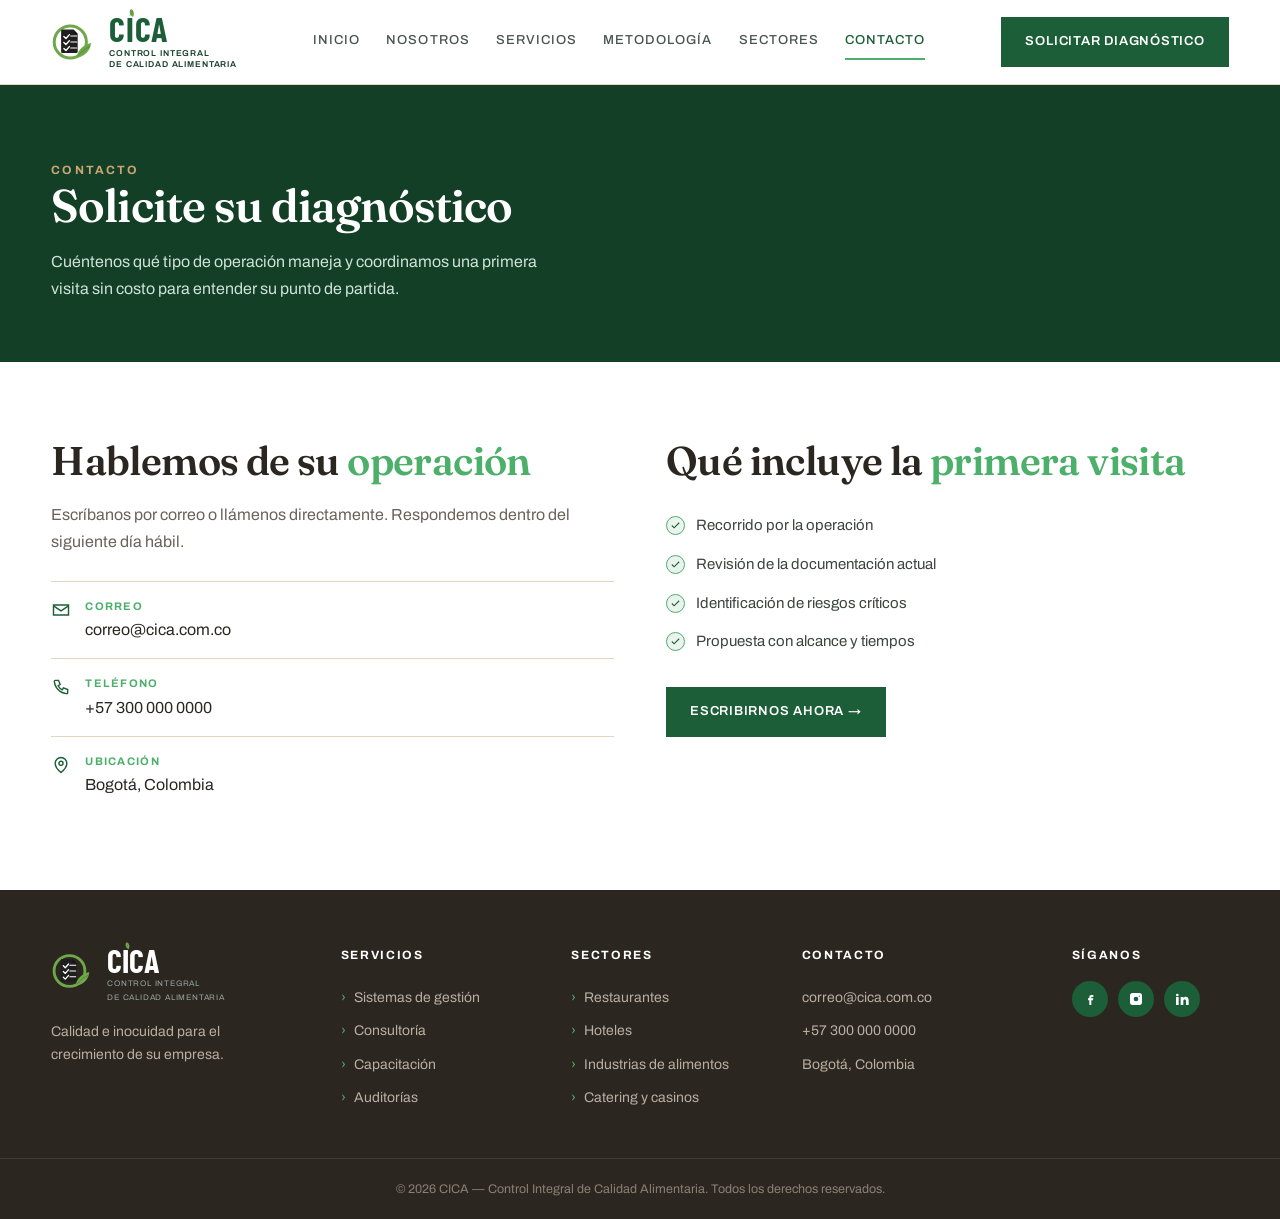
<file: contacto.html>
<!DOCTYPE html>
<html lang="es">
<head>
<meta charset="UTF-8">
<meta name="viewport" content="width=device-width, initial-scale=1">
<title>Contacto — CICA</title>
<meta name="description" content="Solicite un diagnóstico para su operación. Escríbanos o llámenos y coordinamos una primera visita.">
<link rel="icon" type="image/svg+xml" href="assets/img/favicon.svg">
<link rel="preconnect" href="https://fonts.googleapis.com">
<link rel="preconnect" href="https://fonts.gstatic.com" crossorigin>
<link href="https://fonts.googleapis.com/css2?family=Archivo:wght@400;500;600;700&family=Barlow+Condensed:wght@700&family=Fraunces:opsz,wght@9..144,600;9..144,700&display=swap" rel="stylesheet">
<link rel="stylesheet" href="assets/css/style.css">
<script src="assets/js/layout.js" defer></script>
</head>
<body>

<div id="cabecera"></div>

<div class="encabezado">
  <div class="wrap">
    <p class="eyebrow">Contacto</p>
    <h1>Solicite su diagnóstico</h1>
    <p>Cuéntenos qué tipo de operación maneja y coordinamos una primera visita sin costo para entender su punto de partida.</p>
  </div>
</div>

<section>
  <div class="wrap contacto-grid">
    <div>
      <h2 class="titulo">Hablemos de su <em>operación</em></h2>
      <p style="color:var(--gris);margin-top:18px">Escríbanos por correo o llámenos directamente. Respondemos dentro del siguiente día hábil.</p>
      <!-- Los datos salen de assets/js/layout.js — cambiar allá, no aquí. -->
      <ul class="datos">
        <li>
          <svg viewBox="0 0 24 24"><path d="M3 6h18v12H3z"/><path d="M3 7l9 6 9-6"/></svg>
          <span><b>Correo</b><a data-contacto="correo" href="#"></a></span>
        </li>
        <li>
          <svg viewBox="0 0 24 24"><path d="M5 4h4l2 5-2.5 1.5a12 12 0 005 5L15 13l5 2v4a1 1 0 01-1 1A16 16 0 014 5a1 1 0 011-1z"/></svg>
          <span><b>Teléfono</b><a data-contacto="telefono" href="#"></a></span>
        </li>
        <li>
          <svg viewBox="0 0 24 24"><path d="M12 21s7-5.5 7-11a7 7 0 10-14 0c0 5.5 7 11 7 11z"/><circle cx="12" cy="10" r="2.5"/></svg>
          <span><b>Ubicación</b><span data-contacto="ciudad"></span></span>
        </li>
      </ul>
    </div>
    <div>
      <h2 class="titulo">Qué incluye la <em>primera visita</em></h2>
      <ul class="valores" style="margin-top:22px">
        <li><span class="tick"><svg viewBox="0 0 24 24"><path d="M4 12l5 5L20 6"/></svg></span>Recorrido por la operación</li>
        <li><span class="tick"><svg viewBox="0 0 24 24"><path d="M4 12l5 5L20 6"/></svg></span>Revisión de la documentación actual</li>
        <li><span class="tick"><svg viewBox="0 0 24 24"><path d="M4 12l5 5L20 6"/></svg></span>Identificación de riesgos críticos</li>
        <li><span class="tick"><svg viewBox="0 0 24 24"><path d="M4 12l5 5L20 6"/></svg></span>Propuesta con alcance y tiempos</li>
      </ul>
      <p style="margin-top:26px"><a class="btn" data-contacto-href="correo" href="#">Escribirnos ahora →</a></p>
    </div>
  </div>
</section>

<div id="pie"></div>
</body>
</html>
</file>
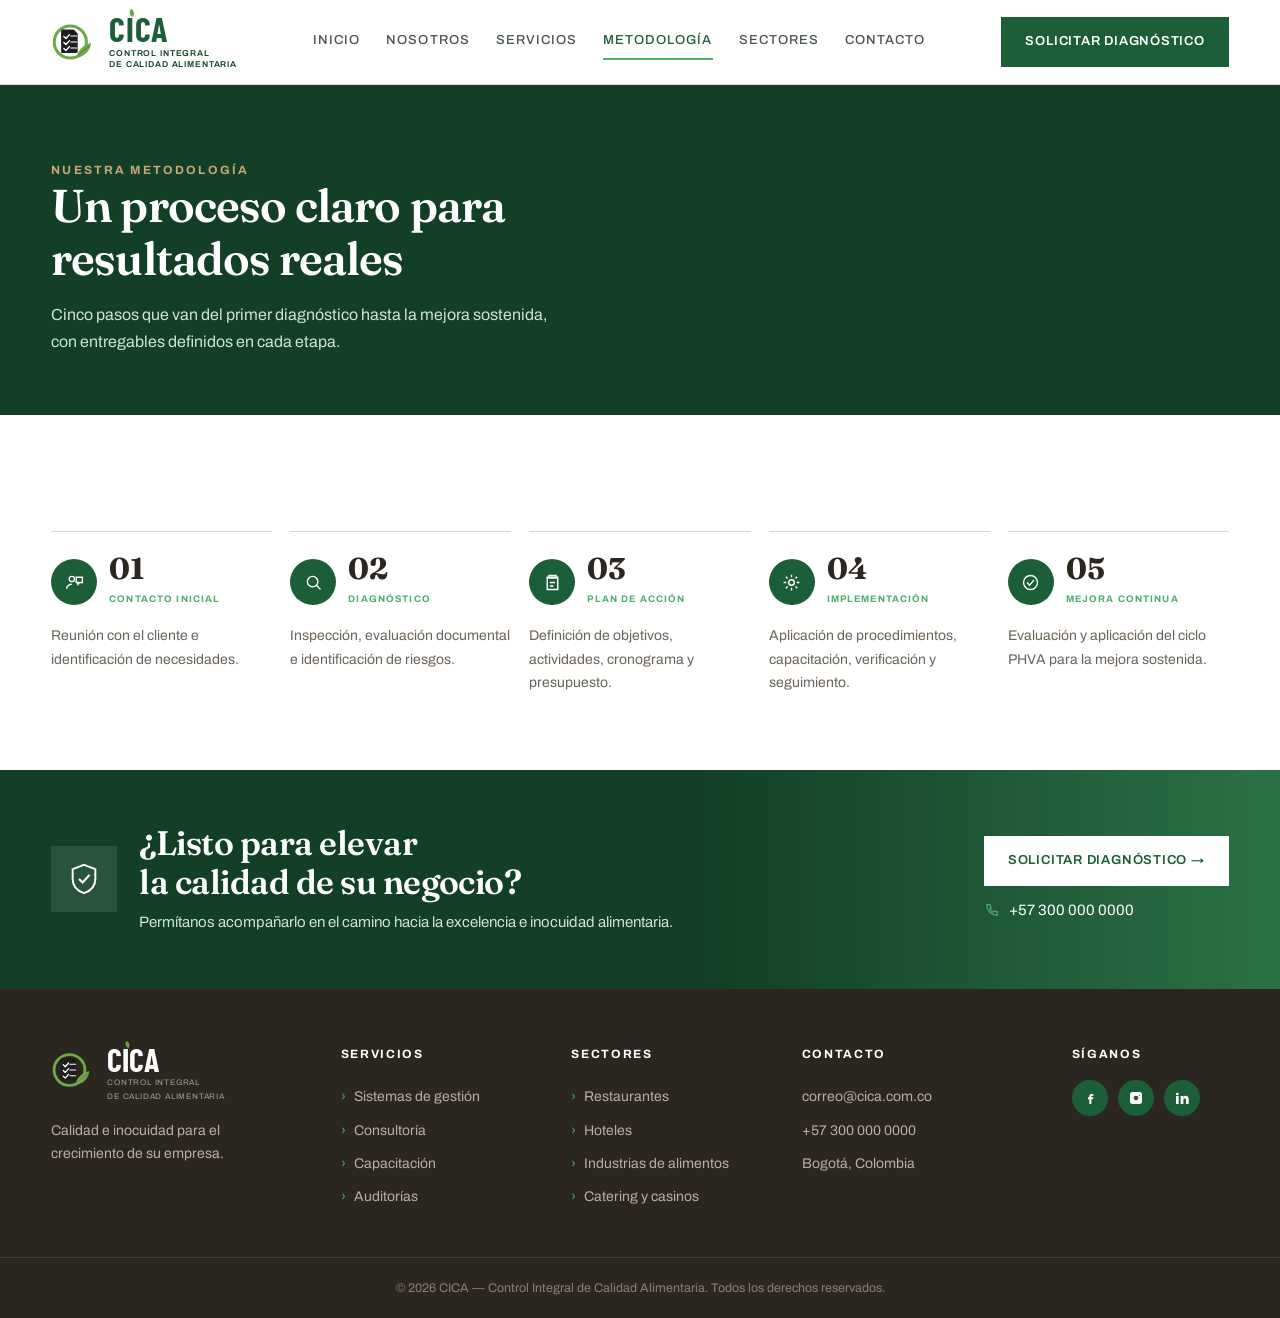
<file: metodologia.html>
<!DOCTYPE html>
<html lang="es">
<head>
<meta charset="UTF-8">
<meta name="viewport" content="width=device-width, initial-scale=1">
<title>Metodología — CICA</title>
<meta name="description" content="Nuestro proceso de cinco pasos: contacto inicial, diagnóstico, plan de acción, implementación y mejora continua.">
<link rel="icon" type="image/svg+xml" href="assets/img/favicon.svg">
<link rel="preconnect" href="https://fonts.googleapis.com">
<link rel="preconnect" href="https://fonts.gstatic.com" crossorigin>
<link href="https://fonts.googleapis.com/css2?family=Archivo:wght@400;500;600;700&family=Barlow+Condensed:wght@700&family=Fraunces:opsz,wght@9..144,600;9..144,700&display=swap" rel="stylesheet">
<link rel="stylesheet" href="assets/css/style.css">
<script src="assets/js/layout.js" defer></script>
</head>
<body>

<div id="cabecera"></div>

<div class="encabezado">
  <div class="wrap">
    <p class="eyebrow">Nuestra metodología</p>
    <h1>Un proceso claro para resultados reales</h1>
    <p>Cinco pasos que van del primer diagnóstico hasta la mejora sostenida, con entregables definidos en cada etapa.</p>
  </div>
</div>

<section>
  <div class="wrap">
    <div class="pasos">
      <div class="paso">
        <div class="top"><span class="cir"><svg viewBox="0 0 24 24"><circle cx="9" cy="8" r="3"/><path d="M3 19c0-3 3-5 6-5"/><path d="M14 6h7v6h-3l-2 2v-2h-2z"/></svg></span><span><b>01</b><small>Contacto inicial</small></span></div>
        <p>Reunión con el cliente e identificación de necesidades.</p>
      </div>
      <div class="paso">
        <div class="top"><span class="cir"><svg viewBox="0 0 24 24"><circle cx="11" cy="11" r="6"/><path d="M20 20l-4.5-4.5"/></svg></span><span><b>02</b><small>Diagnóstico</small></span></div>
        <p>Inspección, evaluación documental e identificación de riesgos.</p>
      </div>
      <div class="paso">
        <div class="top"><span class="cir"><svg viewBox="0 0 24 24"><path d="M8 4h8v3H8z"/><path d="M6 6h12v14H6z"/><path d="M9 12h6M9 16h4"/></svg></span><span><b>03</b><small>Plan de acción</small></span></div>
        <p>Definición de objetivos, actividades, cronograma y presupuesto.</p>
      </div>
      <div class="paso">
        <div class="top"><span class="cir"><svg viewBox="0 0 24 24"><circle cx="12" cy="12" r="3.2"/><path d="M12 3v3M12 18v3M3 12h3M18 12h3M5.5 5.5l2 2M16.5 16.5l2 2M18.5 5.5l-2 2M7.5 16.5l-2 2"/></svg></span><span><b>04</b><small>Implementación</small></span></div>
        <p>Aplicación de procedimientos, capacitación, verificación y seguimiento.</p>
      </div>
      <div class="paso">
        <div class="top"><span class="cir"><svg viewBox="0 0 24 24"><circle cx="12" cy="12" r="8"/><path d="M8 12l3 3 5-6"/></svg></span><span><b>05</b><small>Mejora continua</small></span></div>
        <p>Evaluación y aplicación del ciclo PHVA para la mejora sostenida.</p>
      </div>
    </div>
  </div>
</section>

<div id="pie"></div>
</body>
</html>
</file>
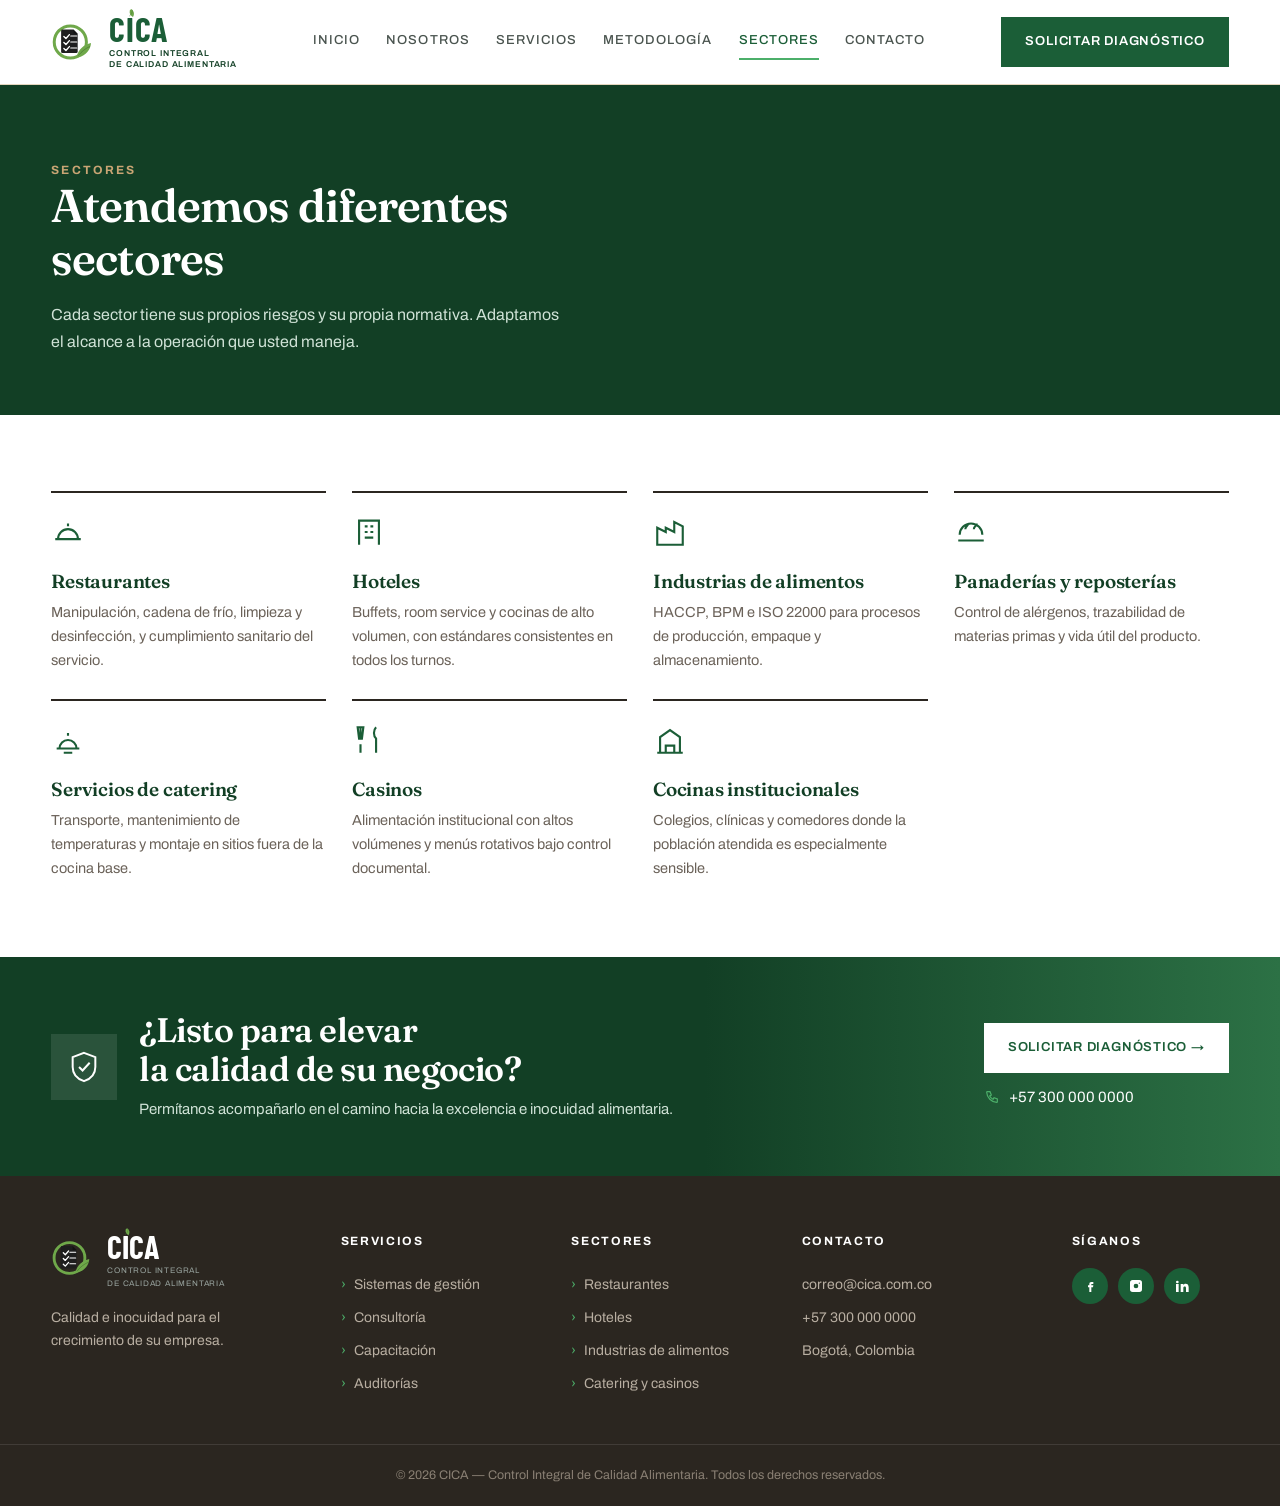
<file: sectores.html>
<!DOCTYPE html>
<html lang="es">
<head>
<meta charset="UTF-8">
<meta name="viewport" content="width=device-width, initial-scale=1">
<title>Sectores — CICA</title>
<meta name="description" content="Atendemos restaurantes, hoteles, industrias de alimentos, panaderías, catering, casinos y cocinas institucionales.">
<link rel="icon" type="image/svg+xml" href="assets/img/favicon.svg">
<link rel="preconnect" href="https://fonts.googleapis.com">
<link rel="preconnect" href="https://fonts.gstatic.com" crossorigin>
<link href="https://fonts.googleapis.com/css2?family=Archivo:wght@400;500;600;700&family=Barlow+Condensed:wght@700&family=Fraunces:opsz,wght@9..144,600;9..144,700&display=swap" rel="stylesheet">
<link rel="stylesheet" href="assets/css/style.css">
<script src="assets/js/layout.js" defer></script>
</head>
<body>

<div id="cabecera"></div>

<div class="encabezado">
  <div class="wrap">
    <p class="eyebrow">Sectores</p>
    <h1>Atendemos diferentes sectores</h1>
    <p>Cada sector tiene sus propios riesgos y su propia normativa. Adaptamos el alcance a la operación que usted maneja.</p>
  </div>
</div>

<section>
  <div class="wrap">
    <div class="sectores-grid">
      <div class="sector">
        <svg viewBox="0 0 24 24"><path d="M3 17h18M5 17a7 7 0 0114 0M12 6v2"/></svg>
        <h3>Restaurantes</h3>
        <p>Manipulación, cadena de frío, limpieza y desinfección, y cumplimiento sanitario del servicio.</p>
      </div>
      <div class="sector">
        <svg viewBox="0 0 24 24"><path d="M5 21V4h14v17M9 8h2M13 8h2M9 12h2M13 12h2M9 16h6"/></svg>
        <h3>Hoteles</h3>
        <p>Buffets, room service y cocinas de alto volumen, con estándares consistentes en todos los turnos.</p>
      </div>
      <div class="sector">
        <svg viewBox="0 0 24 24"><path d="M3 21V9l6 3V9l6 3V5l6 3v13z"/></svg>
        <h3>Industrias de alimentos</h3>
        <p>HACCP, BPM e ISO 22000 para procesos de producción, empaque y almacenamiento.</p>
      </div>
      <div class="sector">
        <svg viewBox="0 0 24 24"><path d="M4 14a8 8 0 0116 0M3 18h18M8 10c0-2 2-2 2-4M14 10c0-2 2-2 2-4"/></svg>
        <h3>Panaderías y reposterías</h3>
        <p>Control de alérgenos, trazabilidad de materias primas y vida útil del producto.</p>
      </div>
      <div class="sector">
        <svg viewBox="0 0 24 24"><path d="M4 18h16M6 18a6 6 0 0112 0M12 7v2M9 21h6"/></svg>
        <h3>Servicios de catering</h3>
        <p>Transporte, mantenimiento de temperaturas y montaje en sitios fuera de la cocina base.</p>
      </div>
      <div class="sector">
        <svg viewBox="0 0 24 24"><path d="M6 3v8M6 15v6M4 3h4l-1 8H5zM17 3c-2 2-2 6 0 8v10"/></svg>
        <h3>Casinos</h3>
        <p>Alimentación institucional con altos volúmenes y menús rotativos bajo control documental.</p>
      </div>
      <div class="sector">
        <svg viewBox="0 0 24 24"><path d="M3 21h18M5 21V10l7-5 7 5v11M9 21v-5h6v5"/></svg>
        <h3>Cocinas institucionales</h3>
        <p>Colegios, clínicas y comedores donde la población atendida es especialmente sensible.</p>
      </div>
    </div>
  </div>
</section>

<div id="pie"></div>
</body>
</html>
</file>
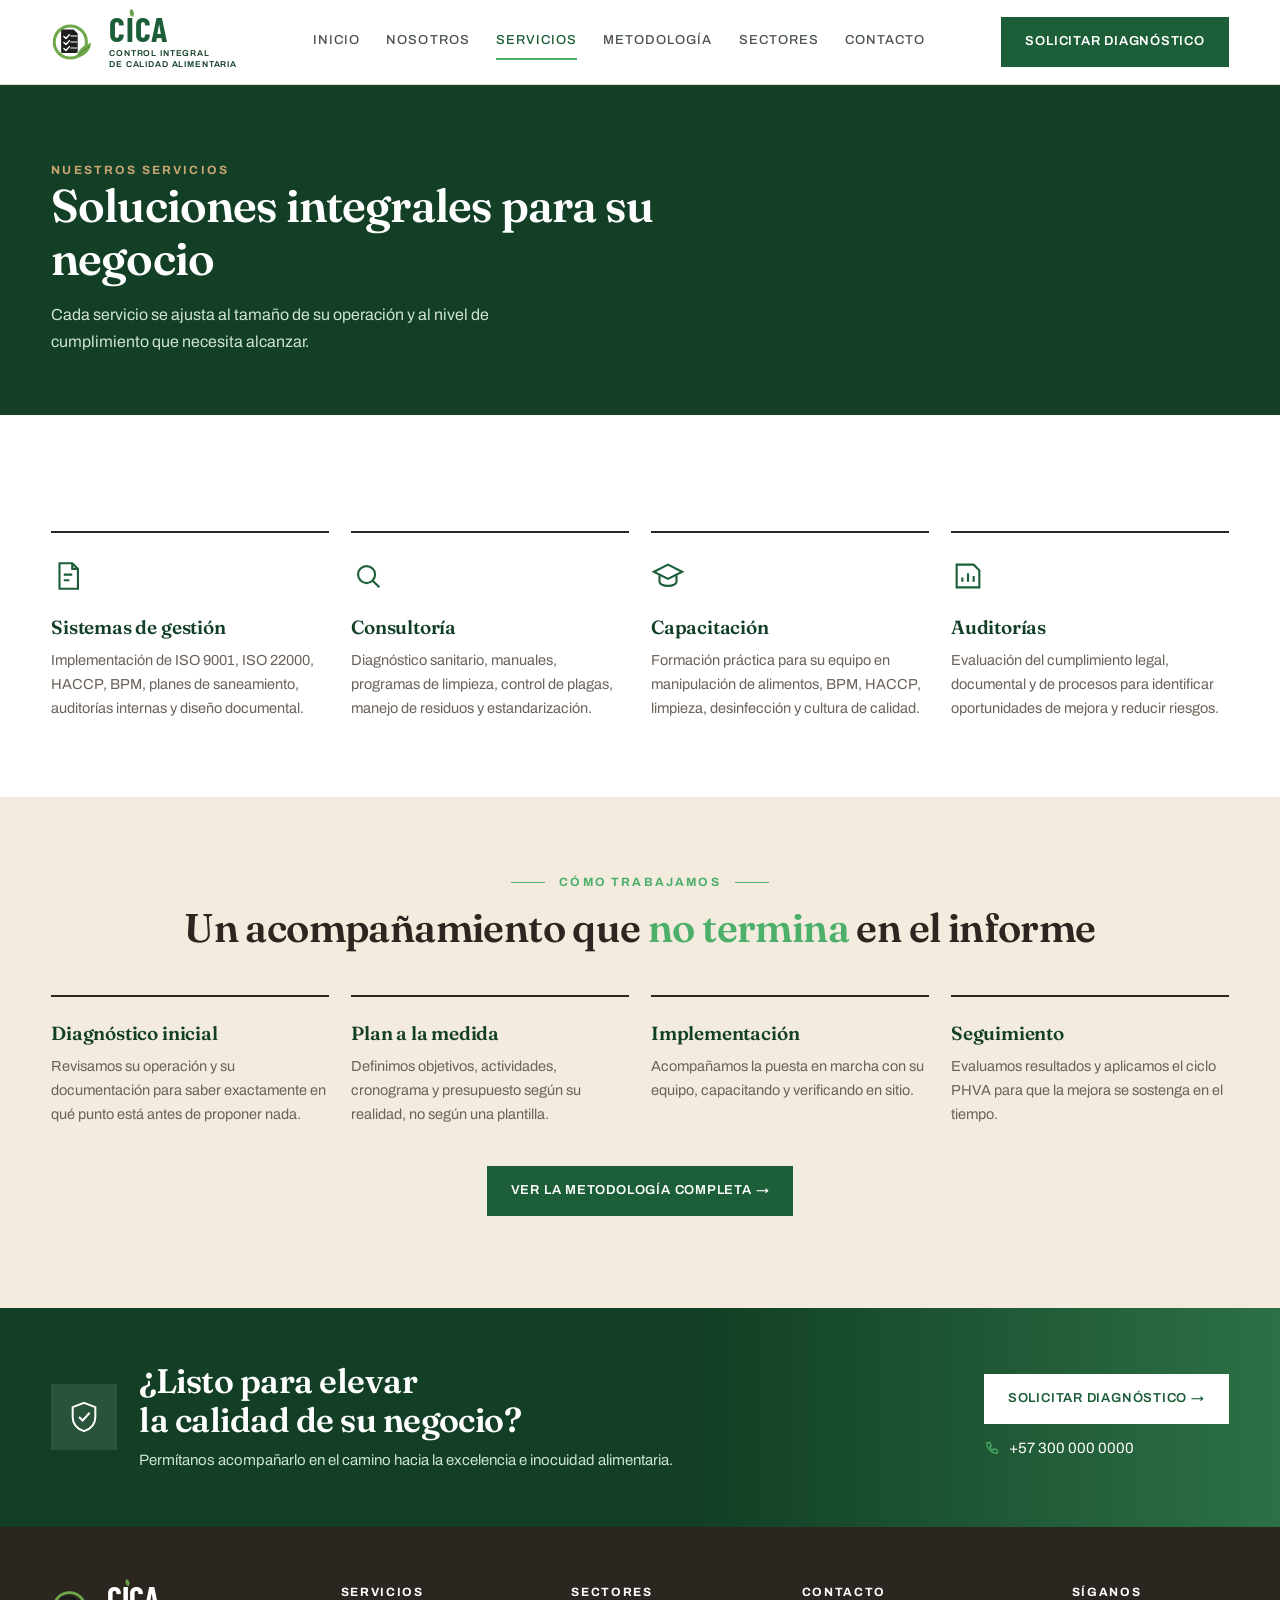
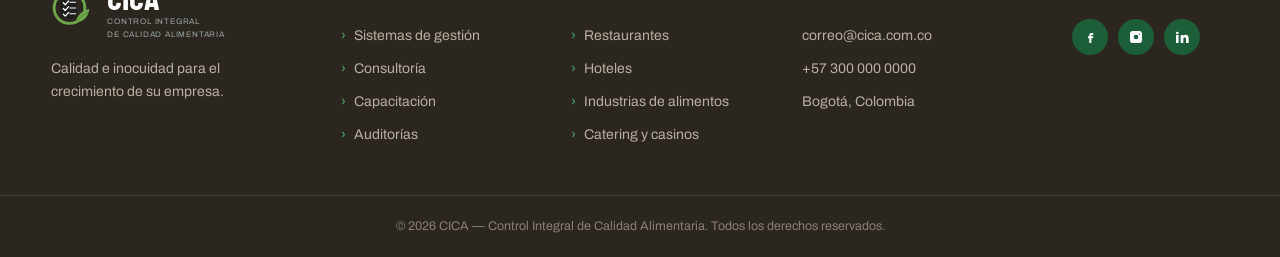
<file: servicios.html>
<!DOCTYPE html>
<html lang="es">
<head>
<meta charset="UTF-8">
<meta name="viewport" content="width=device-width, initial-scale=1">
<title>Servicios — CICA</title>
<meta name="description" content="Sistemas de gestión, consultoría, capacitación y auditorías en calidad e inocuidad alimentaria.">
<link rel="icon" type="image/svg+xml" href="assets/img/favicon.svg">
<link rel="preconnect" href="https://fonts.googleapis.com">
<link rel="preconnect" href="https://fonts.gstatic.com" crossorigin>
<link href="https://fonts.googleapis.com/css2?family=Archivo:wght@400;500;600;700&family=Barlow+Condensed:wght@700&family=Fraunces:opsz,wght@9..144,600;9..144,700&display=swap" rel="stylesheet">
<link rel="stylesheet" href="assets/css/style.css">
<script src="assets/js/layout.js" defer></script>
</head>
<body>

<div id="cabecera"></div>

<div class="encabezado">
  <div class="wrap">
    <p class="eyebrow">Nuestros servicios</p>
    <h1>Soluciones integrales para su negocio</h1>
    <p>Cada servicio se ajusta al tamaño de su operación y al nivel de cumplimiento que necesita alcanzar.</p>
  </div>
</div>

<section>
  <div class="wrap">
    <div class="grid4">
      <div class="tarjeta">
        <svg viewBox="0 0 24 24"><path d="M6 3h9l4 4v14H6z"/><path d="M9 11h6M9 15h4"/><path d="M15 3v4h4"/></svg>
        <h3>Sistemas de gestión</h3>
        <p>Implementación de ISO 9001, ISO 22000, HACCP, BPM, planes de saneamiento, auditorías internas y diseño documental.</p>
      </div>
      <div class="tarjeta">
        <svg viewBox="0 0 24 24"><circle cx="11" cy="11" r="6"/><path d="M20 20l-4.5-4.5"/></svg>
        <h3>Consultoría</h3>
        <p>Diagnóstico sanitario, manuales, programas de limpieza, control de plagas, manejo de residuos y estandarización.</p>
      </div>
      <div class="tarjeta">
        <svg viewBox="0 0 24 24"><path d="M12 4L2 9l10 5 10-5z"/><path d="M6 11.5V16c0 1.7 2.7 3 6 3s6-1.3 6-3v-4.5"/></svg>
        <h3>Capacitación</h3>
        <p>Formación práctica para su equipo en manipulación de alimentos, BPM, HACCP, limpieza, desinfección y cultura de calidad.</p>
      </div>
      <div class="tarjeta">
        <svg viewBox="0 0 24 24"><path d="M4 20V4h12l4 4v12z"/><path d="M8 16v-3M12 16v-6M16 16v-4"/></svg>
        <h3>Auditorías</h3>
        <p>Evaluación del cumplimiento legal, documental y de procesos para identificar oportunidades de mejora y reducir riesgos.</p>
      </div>
    </div>
  </div>
</section>

<section class="servicios">
  <div class="wrap">
    <div class="center">
      <p class="eyebrow">Cómo trabajamos</p>
      <h2 class="titulo">Un acompañamiento que <em>no termina</em> en el informe</h2>
    </div>
    <div class="grid4" style="margin-top:44px">
      <div class="tarjeta">
        <h3>Diagnóstico inicial</h3>
        <p>Revisamos su operación y su documentación para saber exactamente en qué punto está antes de proponer nada.</p>
      </div>
      <div class="tarjeta">
        <h3>Plan a la medida</h3>
        <p>Definimos objetivos, actividades, cronograma y presupuesto según su realidad, no según una plantilla.</p>
      </div>
      <div class="tarjeta">
        <h3>Implementación</h3>
        <p>Acompañamos la puesta en marcha con su equipo, capacitando y verificando en sitio.</p>
      </div>
      <div class="tarjeta">
        <h3>Seguimiento</h3>
        <p>Evaluamos resultados y aplicamos el ciclo PHVA para que la mejora se sostenga en el tiempo.</p>
      </div>
    </div>
    <p class="center" style="margin-top:40px"><a class="btn" href="metodologia.html">Ver la metodología completa →</a></p>
  </div>
</section>

<div id="pie"></div>
</body>
</html>
</file>
<file: assets/css/style.css>
:root{
  /* Paleta de marca CICA (actualizar aquí y se propaga a todo el sitio) */
  --verde:#1B5E37;       /* principal */
  --verde-osc:#123F25;   /* profundo */
  --verde-cl:#4CAF6A;    /* acento claro, derivado — usado en íconos y subrayados */
  --verde-pale:#EAF3ED;
  --madera:#C9A574;      /* madera */
  --madera-osc:#A67C4E;  /* madera oscura */
  --marfil:#F3EBDD;      /* fondo cálido */
  --carbon:#2B2620;      /* texto */
  --gris:#6B6259;
  --linea:#E4D6BE;
  --sans:'Archivo',system-ui,sans-serif;      /* cuerpo, menú, botones */
  --display:'Fraunces',Georgia,serif;         /* titulares */
  --marca:'Barlow Condensed',Impact,sans-serif; /* solo el wordmark del logo */
}
*{box-sizing:border-box}
html{scroll-behavior:smooth}
body{margin:0;font-family:var(--sans);color:var(--carbon);font-size:16px;line-height:1.65;background:#fff}
.wrap{width:min(1180px,92vw);margin:0 auto}
h1,h2,h3{margin:0;line-height:1.15}
p{margin:0 0 1em}
a{color:inherit;text-decoration:none}
.btn{display:inline-flex;align-items:center;gap:8px;background:var(--verde);color:#fff;font-size:13px;font-weight:600;letter-spacing:.06em;text-transform:uppercase;padding:14px 24px;border:0;cursor:pointer;transition:.2s}
.btn:hover{background:var(--verde-osc)}
.btn.claro{background:#fff;color:var(--verde)}
.btn.claro:hover{background:var(--verde-pale)}
.eyebrow{font-size:12px;font-weight:700;letter-spacing:.18em;text-transform:uppercase;color:var(--verde-cl);margin-bottom:12px}
.center{text-align:center}
.center .eyebrow{display:flex;align-items:center;justify-content:center;gap:14px}
.center .eyebrow:before,.center .eyebrow:after{content:"";width:34px;height:1px;background:var(--verde-cl)}
h2.titulo{font-family:var(--display);font-size:clamp(28px,3.6vw,40px);font-weight:600;letter-spacing:-.015em}
h2.titulo em{font-style:normal;color:var(--verde-cl)}
section{padding:76px 0}

/* NAV */
header{position:sticky;top:0;z-index:60;background:#fff;border-bottom:1px solid var(--linea)}
.nav{display:flex;align-items:center;justify-content:space-between;gap:24px;padding:14px 0}
.logo{display:flex;align-items:center;gap:12px}
.logo .mark{width:46px;height:46px;display:grid;place-items:center}
.logo .mark img{width:100%;height:100%}
.logo .txt strong{font-family:var(--marca);font-size:34px;font-weight:700;letter-spacing:.02em;color:var(--verde);display:block;line-height:.9}
.i-leaf{position:relative}
/* La hoja se ancla al alto de mayúscula de Barlow Condensed (0.70em, tope a 0.40em del borde de la caja de línea) */
.i-leaf::before{content:"";position:absolute;width:.3em;height:.34em;top:.04em;left:50%;transform:translateX(-40%) rotate(12deg);background:url(../img/leaf-dot.svg) no-repeat center/contain}
.logo .txt>span{font-size:8.5px;font-weight:600;letter-spacing:.1em;color:var(--verde-osc);text-transform:uppercase;line-height:1.3;display:block;margin-top:3px}
.menu{display:flex;gap:26px;font-size:13px;font-weight:500;letter-spacing:.08em;text-transform:uppercase;color:#4A544F}
.menu a{padding:6px 0;border-bottom:2px solid transparent}
.menu a:hover,.menu a.on{color:var(--verde);border-color:var(--verde-cl)}
.hamb{display:none;background:none;border:1px solid var(--linea);padding:9px 10px;cursor:pointer}
.hamb span{display:block;width:22px;height:2px;background:var(--verde);margin:4px 0;transition:.25s}
.hamb.abierto span:nth-child(1){transform:translateY(6px) rotate(45deg)}
.hamb.abierto span:nth-child(2){opacity:0}
.hamb.abierto span:nth-child(3){transform:translateY(-6px) rotate(-45deg)}
@media(max-width:940px){
  .hamb{display:block}
  .nav .btn{display:none}
  .menu{position:absolute;top:100%;left:0;right:0;background:#fff;border-bottom:1px solid var(--linea);
        flex-direction:column;gap:0;padding:8px 0;box-shadow:0 14px 26px rgba(0,0,0,.08);display:none}
  .menu.abierto{display:flex}
  .menu a{padding:14px 6vw;border-bottom:1px solid var(--linea);border-left:3px solid transparent}
  .menu a:last-child{border-bottom:0}
  .menu a:hover,.menu a.on{border-bottom-color:var(--linea);border-left-color:var(--verde-cl);background:var(--verde-pale)}
  header{position:sticky}
  .nav{position:relative}
}

/* HERO */
.hero{position:relative;min-height:520px;display:flex;align-items:center;
  background:
   linear-gradient(100deg,#fff 0%,rgba(255,255,255,.96) 34%,rgba(255,255,255,.55) 48%,rgba(255,255,255,0) 62%),
   radial-gradient(120% 100% at 85% 40%,var(--madera) 0%,var(--madera-osc) 42%,var(--carbon) 100%);
  background-size:cover}
.hero-foto{position:absolute;inset:0;width:100%;height:100%;object-fit:cover}
.hero:has(.hero-foto):after{content:"";position:absolute;inset:0;
  background:linear-gradient(100deg,#fff 0%,rgba(255,255,255,.96) 34%,rgba(255,255,255,.55) 48%,rgba(255,255,255,0) 62%)}
.hero-inner{padding:64px 0;position:relative;z-index:1}
.hero h1{font-family:var(--display);font-size:clamp(38px,5.4vw,60px);font-weight:700;letter-spacing:-.02em;color:var(--verde-osc);max-width:14ch}
.hero h1 span{color:var(--verde-cl)}
.hero p.tagline{margin-top:14px;font-style:italic;font-weight:600;color:var(--madera-osc);font-size:16px}
.hero p.lead{margin-top:10px;max-width:38ch;color:var(--gris);font-size:17px}
.badges{display:flex;gap:26px;flex-wrap:wrap;margin:30px 0 32px}
.badge{display:flex;align-items:center;gap:11px;font-size:11.5px;font-weight:700;letter-spacing:.09em;text-transform:uppercase;color:var(--verde-osc);line-height:1.3}
.badge i{width:42px;height:42px;border-radius:50%;background:var(--verde);display:grid;place-items:center;flex:0 0 42px}
.badge i svg{width:20px;height:20px;stroke:#fff;fill:none;stroke-width:1.8}

/* ENCABEZADO (páginas internas) */
.encabezado{background:var(--verde-osc);color:#fff;padding:60px 0}
.encabezado .eyebrow{color:var(--madera)}
.encabezado h1{font-family:var(--display);font-size:clamp(30px,4vw,46px);font-weight:600;letter-spacing:-.02em;max-width:20ch}
.encabezado p{margin:16px 0 0;max-width:58ch;color:#CFE2D6}

/* SECTORES (página) */
.sectores-grid{display:grid;grid-template-columns:repeat(auto-fit,minmax(215px,1fr));gap:26px}
.sector{border-top:2px solid var(--carbon);padding:22px 0 0}
.sector svg{width:34px;height:34px;stroke:var(--verde);fill:none;stroke-width:1.5;margin-bottom:14px}
.sector h3{font-family:var(--display);font-size:19px;font-weight:600;letter-spacing:-.01em;color:var(--verde-osc);margin-bottom:8px}
.sector p{font-size:14.5px;color:var(--gris);margin:0}

/* CONTACTO (página) */
.contacto-grid{display:grid;grid-template-columns:1fr 1fr;gap:52px;align-items:start}
.datos{list-style:none;margin:26px 0 0;padding:0}
.datos li{display:flex;gap:14px;align-items:flex-start;padding:15px 0;border-top:1px solid var(--linea)}
.datos svg{width:20px;height:20px;stroke:var(--verde);fill:none;stroke-width:1.7;flex:0 0 20px;margin-top:3px}
.datos b{display:block;font-size:11px;font-weight:700;letter-spacing:.12em;text-transform:uppercase;color:var(--verde-cl);margin-bottom:2px}
.datos a:hover{color:var(--verde)}
@media(max-width:820px){.contacto-grid{grid-template-columns:1fr;gap:36px}}

/* FRANJA SECTORES */
.franja{background:var(--verde-osc);color:#fff}
.franja .wrap{display:flex;align-items:center;gap:30px;padding:26px 0;flex-wrap:wrap}
.franja h3{font-family:var(--display);font-size:21px;font-weight:600;letter-spacing:-.01em;max-width:190px;padding-right:30px;border-right:1px solid rgba(255,255,255,.25)}
.franja ul{display:flex;gap:28px;flex-wrap:wrap;list-style:none;margin:0;padding:0;flex:1}
.franja li{text-align:center;font-size:10px;font-weight:600;letter-spacing:.09em;text-transform:uppercase;color:#D6E4DA;line-height:1.4}
.franja svg{width:30px;height:30px;stroke:#fff;fill:none;stroke-width:1.4;display:block;margin:0 auto 8px}
@media(max-width:760px){.franja h3{border:0;padding:0;max-width:none}}

/* NOSOTROS */
.dos{display:grid;grid-template-columns:.85fr 1.1fr .8fr;gap:44px;align-items:center}
.imgbox{aspect-ratio:4/3;background:linear-gradient(140deg,#7FA98A,#2F5A3C 60%,#1D3A28);position:relative;overflow:hidden}
.imgbox img{position:absolute;inset:0;width:100%;height:100%;object-fit:cover;opacity:0;transition:opacity .45s ease}
.imgbox img.on{opacity:1}
.flechas{position:absolute;right:0;bottom:0;display:flex}
.imgbox:not(:has(img+img)) .flechas{display:none} /* con una sola foto (o ninguna) sobran */
.flechas button{width:42px;height:42px;border:0;background:rgba(18,63,37,.88);cursor:pointer;display:grid;place-items:center;transition:background .2s}
.flechas button:hover{background:var(--verde-cl)}
.flechas button+button{border-left:1px solid rgba(255,255,255,.2)}
.flechas svg{width:17px;height:17px;stroke:#fff;fill:none;stroke-width:2;stroke-linecap:round;stroke-linejoin:round}
.imgbox:not(:has(img)):after{content:"Imagen: inspección / lista de chequeo";position:absolute;left:14px;bottom:12px;font-size:10px;letter-spacing:.08em;text-transform:uppercase;color:rgba(255,255,255,.7)}
.valores{list-style:none;margin:0;padding:0}
.valores li{display:flex;align-items:center;gap:11px;padding:7px 0;font-size:15px;color:#3B443F}
.tick{width:19px;height:19px;border-radius:50%;background:var(--verde-pale);border:1px solid var(--verde-cl);display:grid;place-items:center;flex:0 0 19px}
.tick svg{width:11px;height:11px;stroke:var(--verde);stroke-width:2.4;fill:none}
@media(max-width:940px){.dos{grid-template-columns:1fr;gap:30px}}

/* SERVICIOS */
.servicios{background:var(--marfil)}
.grid4{display:grid;grid-template-columns:repeat(auto-fit,minmax(230px,1fr));gap:22px;margin-top:40px}
.tarjeta{border-top:2px solid var(--carbon);padding:26px 0 0;transition:border-color .25s}
.tarjeta:hover{border-top-color:var(--verde-cl)}
.tarjeta svg{width:34px;height:34px;stroke:var(--verde);fill:none;stroke-width:1.5;margin-bottom:16px}
.tarjeta h3{font-family:var(--display);font-size:19px;font-weight:600;letter-spacing:-.01em;color:var(--verde-osc);margin-bottom:10px}
.tarjeta p{font-size:14.5px;color:var(--gris);margin:0}

/* METODOLOGIA */
.pasos{display:grid;grid-template-columns:repeat(auto-fit,minmax(200px,1fr));gap:18px;margin-top:40px}
.paso{border-top:1px solid var(--linea);padding:22px 0 0;position:relative}
.paso .top{display:flex;align-items:center;gap:12px;margin-bottom:14px}
.paso .cir{width:46px;height:46px;border-radius:50%;background:var(--verde);display:grid;place-items:center;flex:0 0 46px}
.paso .cir svg{width:21px;height:21px;stroke:#fff;fill:none;stroke-width:1.6}
.paso b{font-family:var(--display);font-size:30px;font-weight:700;color:var(--carbon);line-height:1;display:block}
.paso small{font-size:9.5px;font-weight:700;letter-spacing:.12em;text-transform:uppercase;color:var(--verde-cl)}
.paso p{font-size:14px;color:var(--gris);margin:0}

/* CTA */
.cta{background:linear-gradient(90deg,var(--verde-osc) 0%,var(--verde-osc) 55%,#2C7145 100%);color:#fff;padding:54px 0}
.cta .wrap{display:flex;align-items:center;gap:34px;flex-wrap:wrap;justify-content:space-between}
.cta h2{font-family:var(--display);font-size:clamp(26px,3vw,34px);font-weight:600;letter-spacing:-.015em}
.cta p{margin:8px 0 0;color:#CFE2D6;font-size:15px}
.cta .escudo{width:66px;height:66px;background:rgba(255,255,255,.1);display:grid;place-items:center}
.cta .escudo svg{width:34px;height:34px;stroke:#fff;fill:none;stroke-width:1.4}
.tel{display:flex;align-items:center;gap:9px;font-size:15px;margin-top:12px;color:#fff}
.tel svg{width:16px;height:16px;stroke:var(--verde-cl);fill:none;stroke-width:1.8}

/* FOOTER */
footer{background:var(--carbon);color:#B9AFA2;padding:56px 0 0;font-size:14px}
.fgrid{display:grid;grid-template-columns:1.3fr 1fr 1fr 1.2fr .8fr;gap:34px}
footer h4{color:#fff;font-size:12px;font-weight:700;letter-spacing:.14em;text-transform:uppercase;margin:0 0 16px}
footer ul{list-style:none;margin:0;padding:0}
footer li{padding:5px 0}
footer li a:hover{color:var(--verde-cl)}
footer .arr{color:var(--verde-cl);margin-right:8px}
.flogo{display:flex;align-items:center;gap:12px;margin-bottom:16px}
.flogo strong{color:#fff;font-family:var(--marca);font-size:32px;line-height:.9;display:block}
.flogo div>span{font-size:8px;letter-spacing:.1em;text-transform:uppercase;color:#9AA5A0;display:block;margin-top:3px}
.redes{display:flex;gap:10px}
.redes a{width:36px;height:36px;border-radius:50%;background:var(--verde);display:grid;place-items:center}
.redes a:hover{background:var(--verde-cl)}
.redes svg{width:16px;height:16px;fill:#fff}
.copy{border-top:1px solid rgba(255,255,255,.1);margin-top:44px;padding:20px 0;text-align:center;font-size:12.5px;color:#8A8074}
@media(max-width:900px){.fgrid{grid-template-columns:1fr 1fr}}
@media(max-width:560px){.fgrid{grid-template-columns:1fr}}
@media(prefers-reduced-motion:reduce){*{transition:none!important}}
</file>
